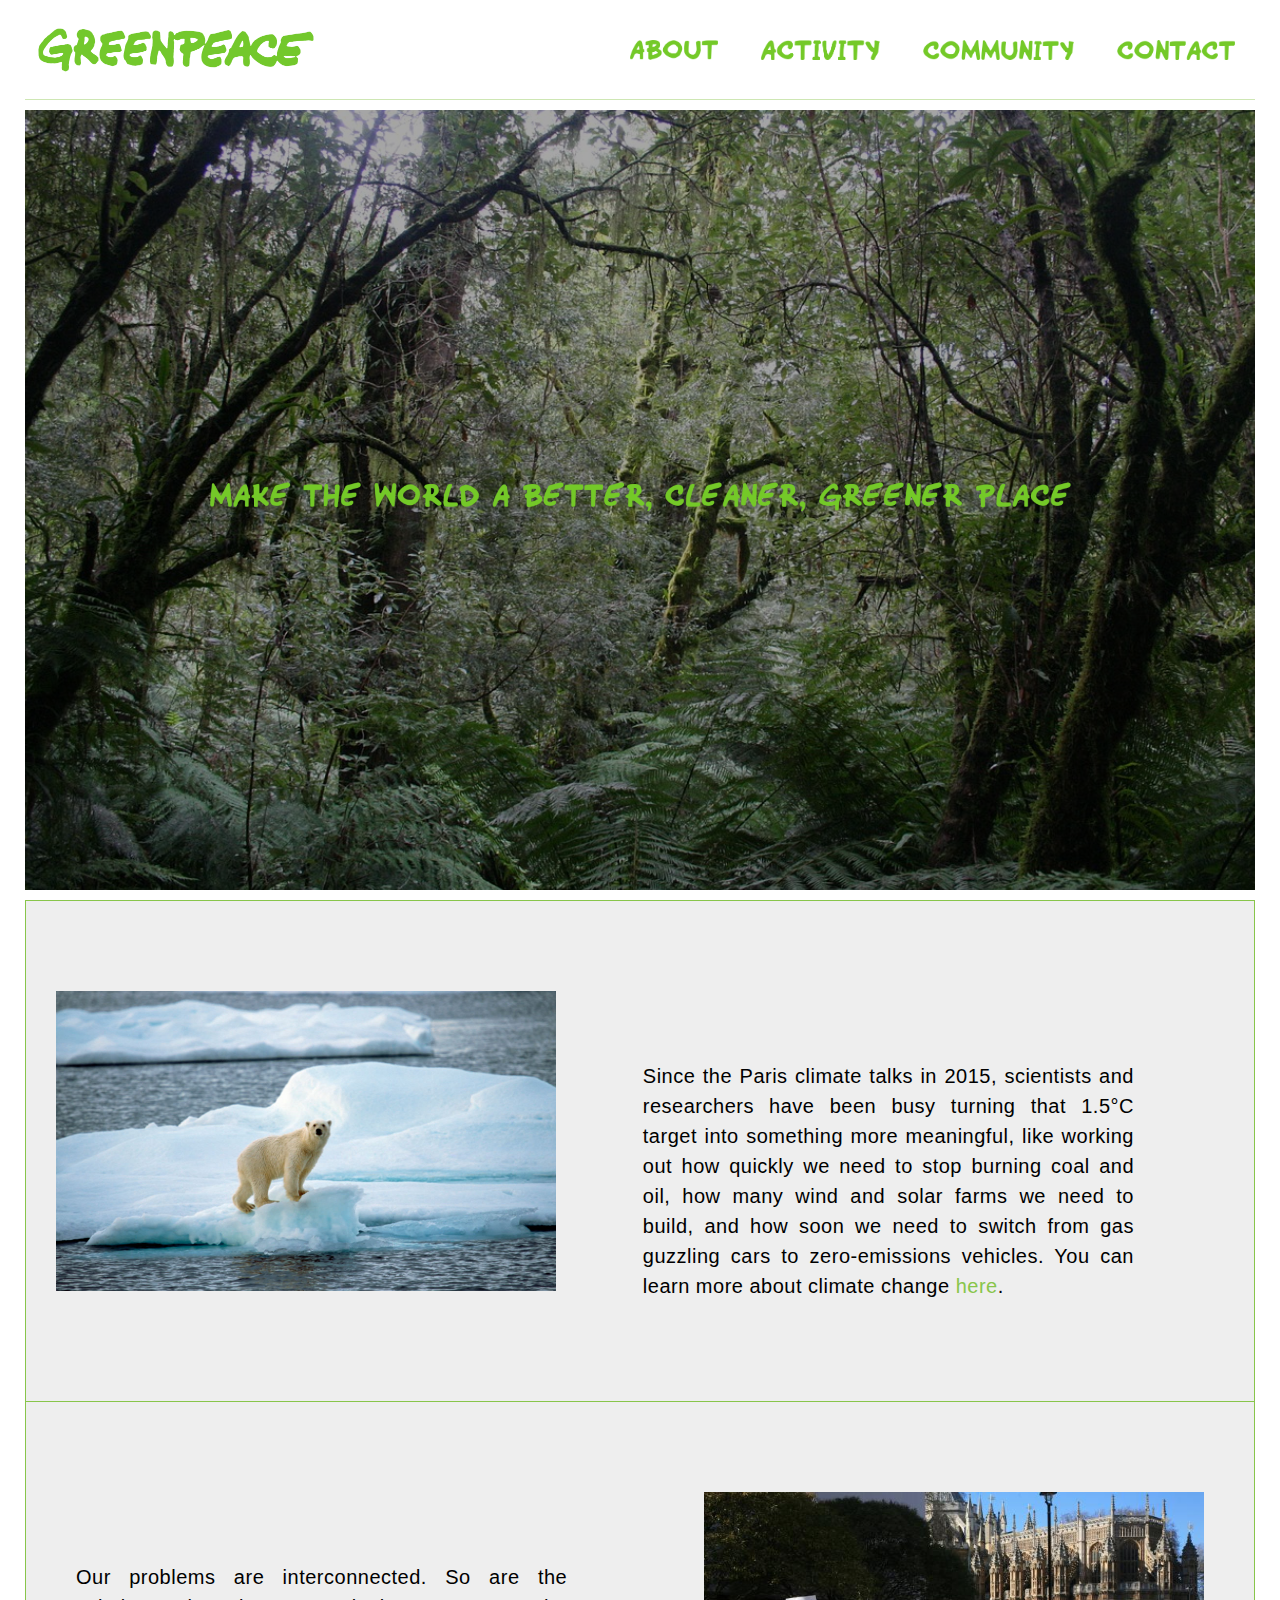
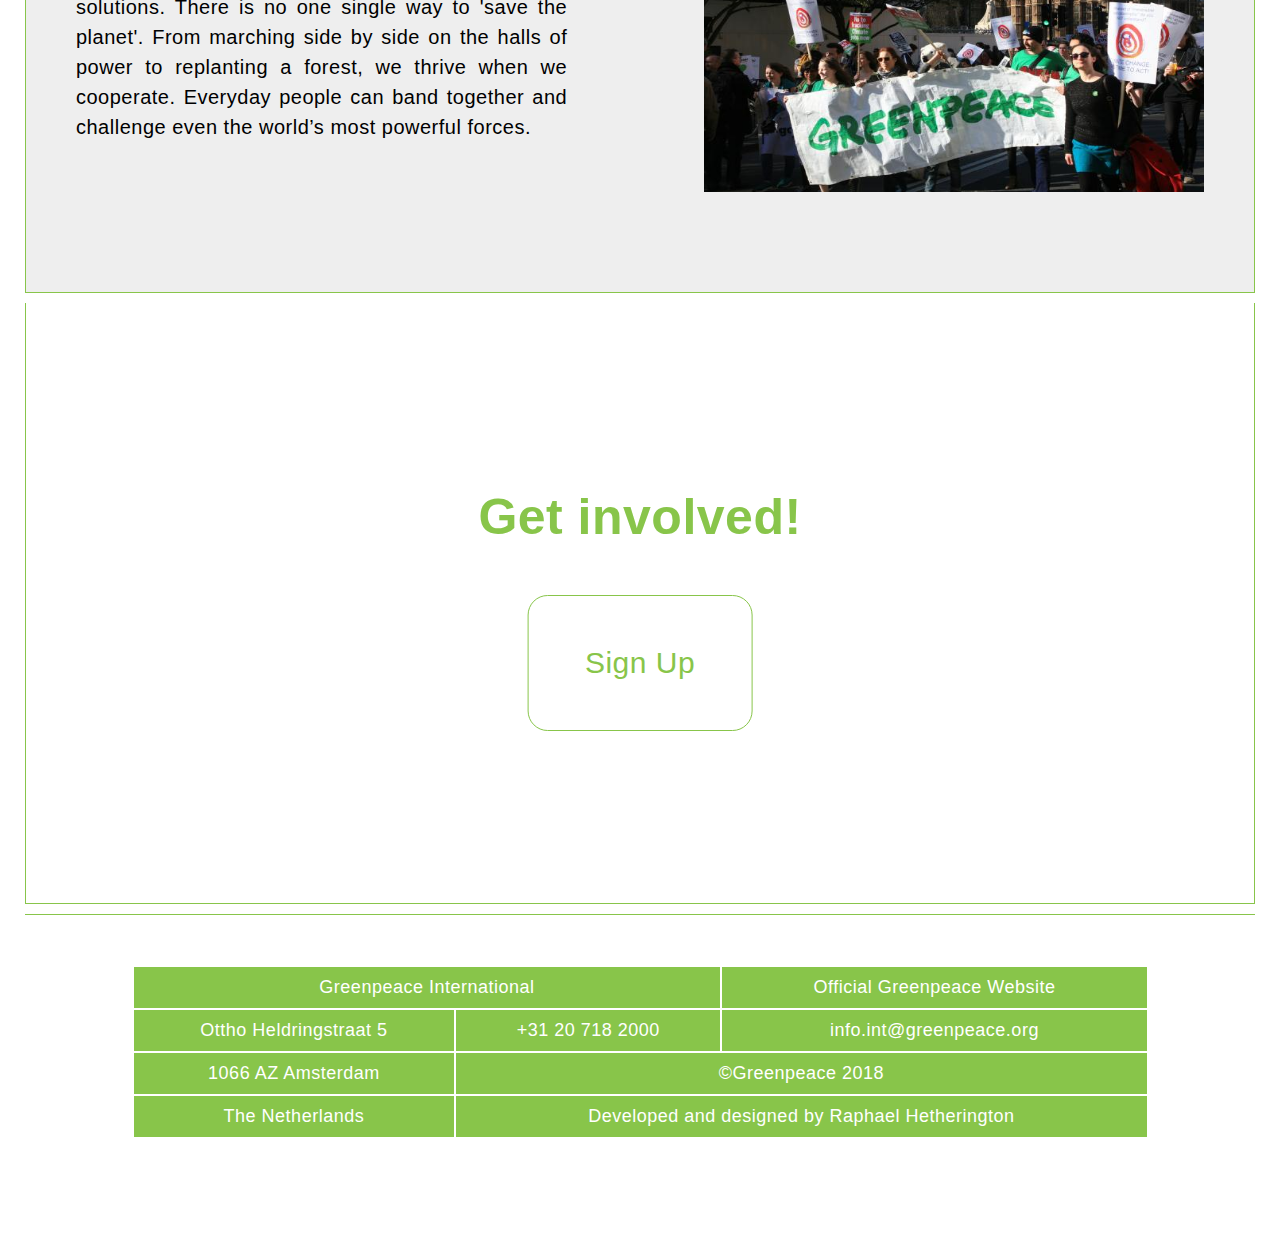
<file: index.html>
<!DOCTYPE html>
<html lang="en">

<head>
    <meta charset="UTF-8">
    <meta name="viewport" content="width=device-width, initial-scale=1.0">
    <meta http-equiv="X-UA-Compatible" content="ie=edge">
    <link rel="stylesheet" href="style.css">
    <link rel="apple-touch-icon" sizes="57x57" href="favicon/apple-icon-57x57.png">
    <link rel="apple-touch-icon" sizes="60x60" href="favicon/apple-icon-60x60.png">
    <link rel="apple-touch-icon" sizes="72x72" href="favicon/apple-icon-72x72.png">
    <link rel="apple-touch-icon" sizes="76x76" href="favicon/apple-icon-76x76.png">
    <link rel="apple-touch-icon" sizes="114x114" href="favicon/apple-icon-114x114.png">
    <link rel="apple-touch-icon" sizes="120x120" href="favicon/apple-icon-120x120.png">
    <link rel="apple-touch-icon" sizes="144x144" href="favicon/apple-icon-144x144.png">
    <link rel="apple-touch-icon" sizes="152x152" href="favicon/apple-icon-152x152.png">
    <link rel="apple-touch-icon" sizes="180x180" href="favicon/apple-icon-180x180.png">
    <link rel="icon" type="image/png" sizes="192x192" href="favicon/android-icon-192x192.png">
    <link rel="icon" type="image/png" sizes="32x32" href="favicon/favicon-32x32.png">
    <link rel="icon" type="image/png" sizes="96x96" href="favicon/favicon-96x96.png">
    <link rel="icon" type="image/png" sizes="16x16" href="favicon/favicon-16x16.png">
    <link rel="manifest" href="favicon/manifest.json">
    <meta name="msapplication-TileColor" content="#ffffff">
    <meta name="msapplication-TileImage" content="favicon/ms-icon-144x144.png">
    <meta name="theme-color" content="#ffffff">
    <title>Greenpeace</title>
</head>

<body>
    <!-- Assets on this website have been taken from  https://www.greenpeace.org/international/. I have no rights to these assets and they are used here for demonstration purposes only -->
    <div class="container">
        <label class="menu-button" for="menu-toggle"></label>

        <input type="checkbox" name="" id="menu-toggle">
        <div class="large-overlay">
            <div class="overlay-nav-container">
                <ul class="nav-list-overlay">
                    <a class="nav-list-link-large" href="./views/about.html">
                        <li class="nav-list-item-large">
                            <img class="nav-list-link-large-image" src="./img/about.png" alt="">
                        </li>
                    </a>
                    <a class="nav-list-link-large" href="./views/activity.html">
                        <li class="nav-list-item-large">
                            <img class="nav-list-link-large-image" src="./img/activity.png" alt="">
                        </li>
                    </a>
                    <a class="nav-list-link-large" href="./views/community.html">
                        <li class="nav-list-item-large">
                            <img class="nav-list-link-large-image" src="./img/community.png" alt="">
                        </li>
                    </a>
                    <a class="nav-list-link-large" href="./views/contact.html">
                        <li class="nav-list-item-large">
                            <img class="nav-list-link-large-image" src="./img/contact.png" alt="">
                        </li>
                    </a>
                </ul>
            </div>

        </div>

        <div class="menu-span span1"></div>
        <div class="menu-span span2"></div>
        <div class="menu-span span3"></div>



        <div class="inner">
            <div class="row">
                <div class="header header-up">
                    <div class="header-container">
                        <div class="header-logo-box">
                            <a class="logo-link" href="#"><img src="./img/greenpeace-logo.png" alt="greenpeace-logo"
                                    class="logo"></a>
                        </div>
                        <div class="header-nav-box">
                            <div class="nav-container">
                                <ul class="nav-list">
                                    <a class="nav-list-link" href="./views/about.html">
                                        <li class="nav-list-item">
                                            <img class="nav-list-link-image" src="./img/about.png" alt="">
                                        </li>
                                    </a>
                                    <a class="nav-list-link" href="./views/activity.html">
                                        <li class="nav-list-item">
                                            <img class="nav-list-link-image" src="./img/activity.png" alt="">
                                        </li>
                                    </a>
                                    <a class="nav-list-link" href="./views/community.html">
                                        <li class="nav-list-item">
                                            <img class="nav-list-link-image" src="./img/community.png" alt="">
                                        </li>
                                    </a>
                                    <a class="nav-list-link" href="./views/contact.html">
                                        <li class="nav-list-item">
                                            <img class="nav-list-link-image" src="./img/contact.png" alt="">
                                        </li>
                                    </a>
                                </ul>
                            </div>
                        </div>

                    </div>
                </div>
                <div class="header-whitespace header-up"></div>
            </div>
            <div class="row">
                <section class="jumbo-image">
                    <div class="jumbo-image-container">
                        <div class="jumbo-main-text">
                            <p class="main-text-image-replace">
                                Make the world a greener place
                            </p>
                            <!-- I used https://fontmeme.com/greenpeace-font/ to generate this text -->
                            <img class="main-text-image" src="./img/main-text.png" alt="Make the world a better, cleaner, greener place">
                        </div>
                    </div>
                </section>
            </div>
            <div class="row">
                <div class="text-and-image">
                    <img src="img/polarbear.jpg" alt="car emissions" class="cars-image">
                    <p class="cars-image-text">Since the Paris climate talks in 2015, scientists and researchers have
                        been busy turning that 1.5°C target into something more meaningful, like working out how
                        quickly we need to stop burning coal and oil, how many wind and solar farms we need to build,
                        and how soon we need to switch from gas guzzling cars to zero-emissions vehicles. You can learn more about climate change <a class="special-link" href="https://climate.nasa.gov/evidence/">here</a>.</p>
                </div>
                <div class="text-and-image2">
                    <p class="forest-image-text">Our problems are interconnected. So are the solutions. There is no one
                        single way to 'save the planet'. From marching side by side on the halls of power to replanting
                        a forest, we thrive when we cooperate. Everyday people can band together and challenge even the
                        world’s most powerful forces.</p>
                    <img src="img/activists.jpg" alt="deforestation" class="forest-image">
                </div>
            </div>
            <div class="row">
                <div class="join-up-now">

                    <h1 class="call-to-action">Get involved!</h1>
                    <a href="./views/contact.html" class="sign-up">Sign Up</a>


                </div>
            </div>
        </div>
        <div class="row">
            <footer>
                <table class="footer-table">
                    <tr>
                        <th colspan="2">Greenpeace International</th>
                        <td><a href="https://www.greenpeace.org/international/">Official Greenpeace Website</a></td>
                    </tr>
                    <tr>
                        <td>Ottho Heldringstraat 5</td>
                        <td>+31 20 718 2000</td>
                        <td>info.int@greenpeace.org</td>
                    </tr>
                    <tr>
                        <td>1066 AZ Amsterdam</td>
                        <th colspan="2">&copy;Greenpeace 2018</th>
                    </tr>
                    <tr>
                        <td>The Netherlands</td>
                        <th colspan="2">Developed and designed by Raphael Hetherington</th>
                    </tr>
                </table>
            </footer>
        </div>
    </div>
</body>

</html>
</file>
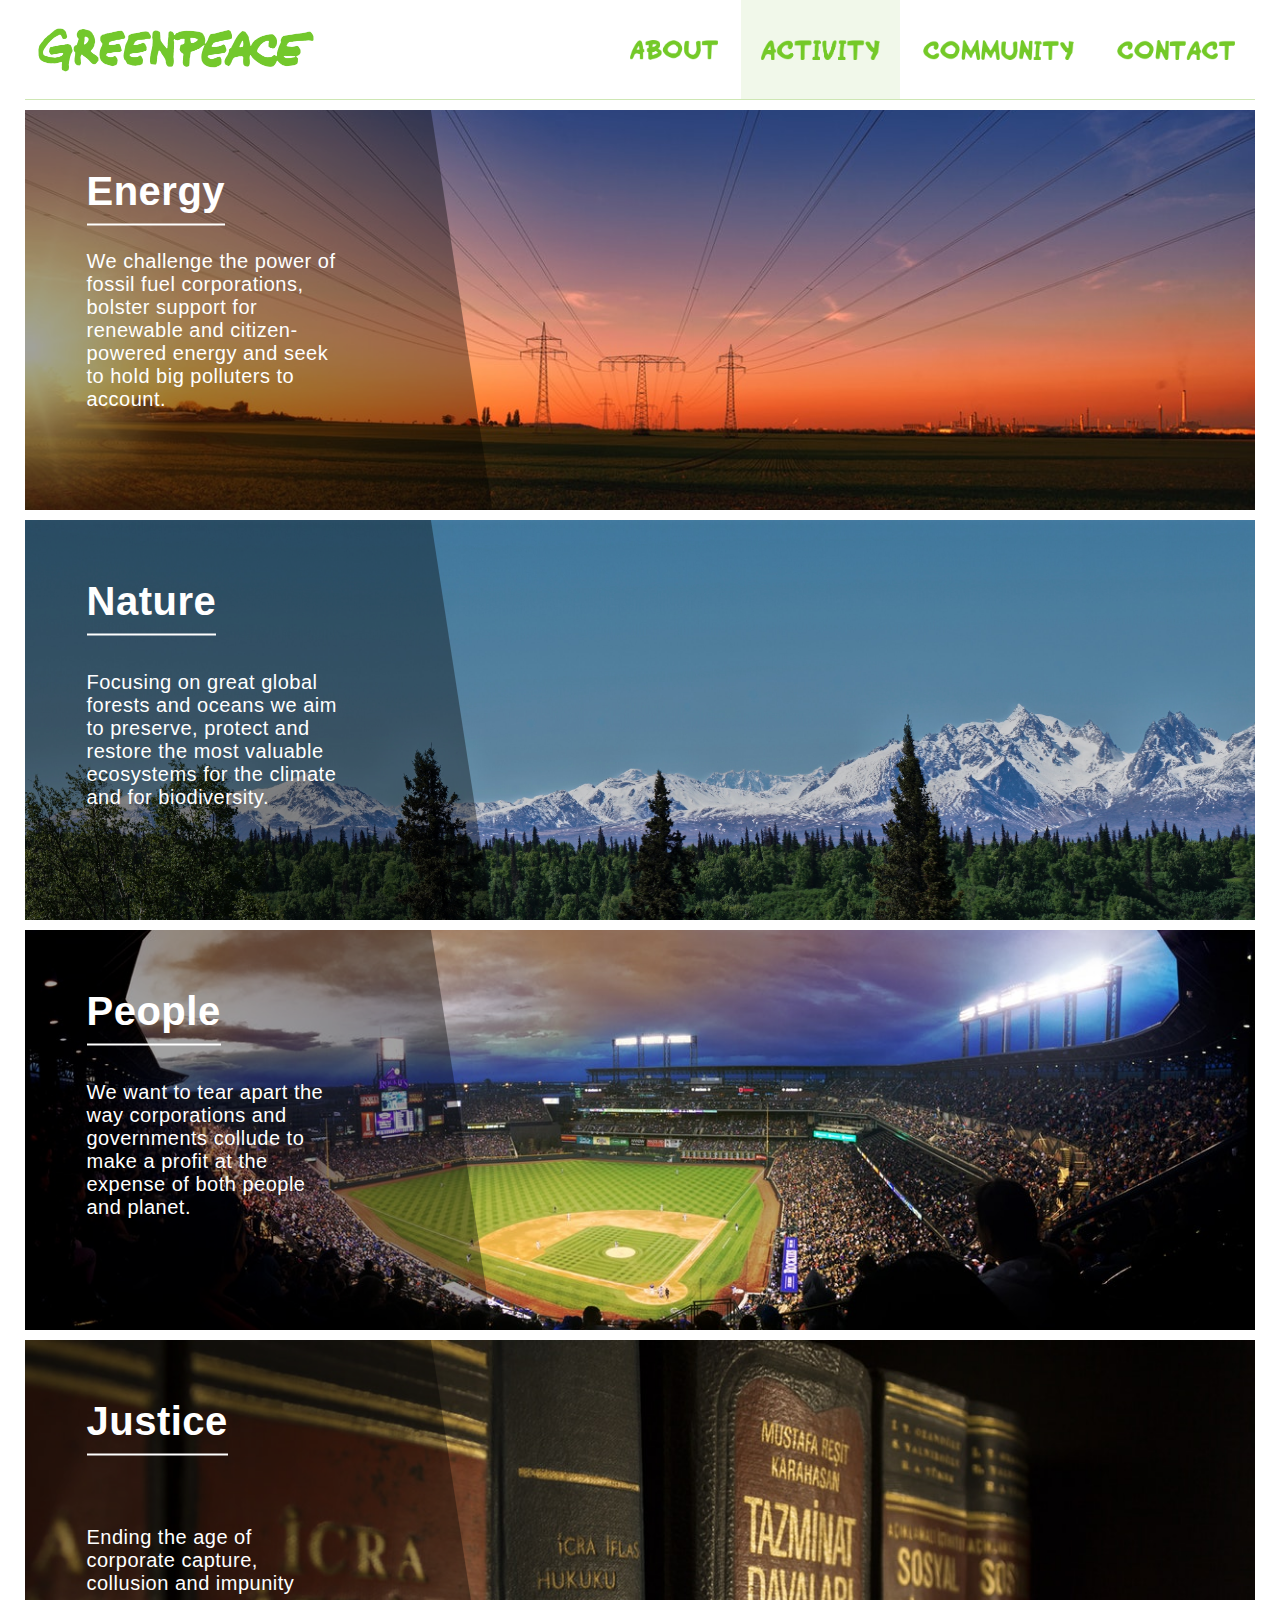
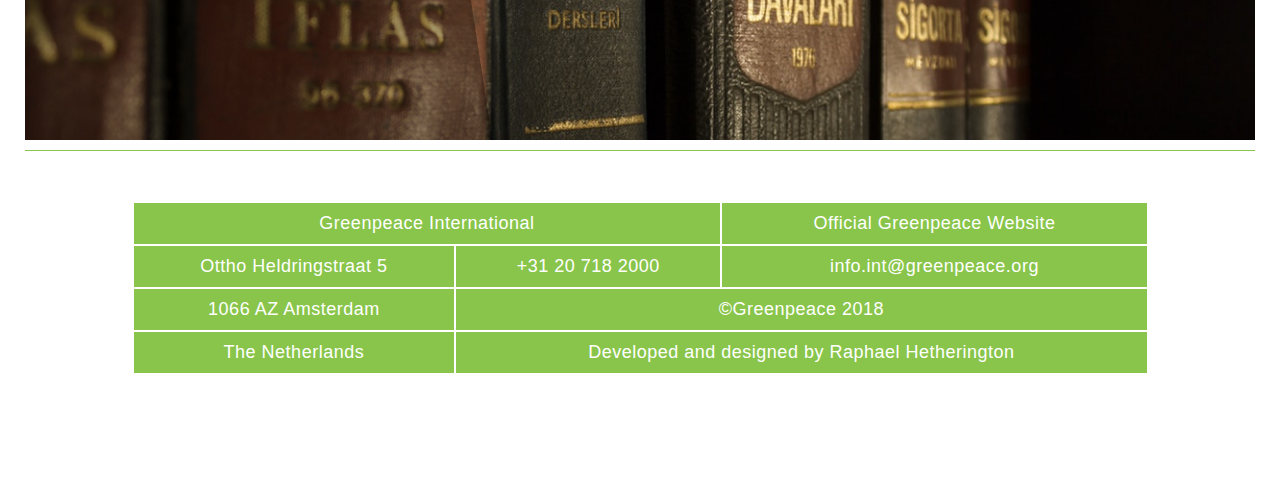
<file: views/activity.html>
<!DOCTYPE html>
<html lang="en">

<head>
    <meta charset="UTF-8">
    <meta name="viewport" content="width=device-width, initial-scale=1.0">
    <meta http-equiv="X-UA-Compatible" content="ie=edge">
    <link rel="stylesheet" href="../style.css">
    <link rel="apple-touch-icon" sizes="57x57" href="../favicon/apple-icon-57x57.png">
    <link rel="apple-touch-icon" sizes="60x60" href="../favicon/apple-icon-60x60.png">
    <link rel="apple-touch-icon" sizes="72x72" href="../favicon/apple-icon-72x72.png">
    <link rel="apple-touch-icon" sizes="76x76" href="../favicon/apple-icon-76x76.png">
    <link rel="apple-touch-icon" sizes="114x114" href="../favicon/apple-icon-114x114.png">
    <link rel="apple-touch-icon" sizes="120x120" href="../favicon/apple-icon-120x120.png">
    <link rel="apple-touch-icon" sizes="144x144" href="../favicon/apple-icon-144x144.png">
    <link rel="apple-touch-icon" sizes="152x152" href="../favicon/apple-icon-152x152.png">
    <link rel="apple-touch-icon" sizes="180x180" href="../favicon/apple-icon-180x180.png">
    <link rel="icon" type="image/png" sizes="192x192"  href="../favicon/android-icon-192x192.png">
    <link rel="icon" type="image/png" sizes="32x32" href="../favicon/favicon-32x32.png">
    <link rel="icon" type="image/png" sizes="96x96" href="../favicon/favicon-96x96.png">
    <link rel="icon" type="image/png" sizes="16x16" href="../favicon/favicon-16x16.png">
    <link rel="manifest" href="../favicon/manifest.json">
    <meta name="msapplication-TileColor" content="#ffffff">
    <meta name="msapplication-TileImage" content="../favicon/ms-icon-144x144.png">
    <meta name="theme-color" content="#ffffff">
    <title>Greenpeace</title>
</head>

<body>
    <!-- general layout based on the one suggested by Matthew James Taylor: https://matthewjamestaylor.com/bottom-footer -->
    
    <div class="container">
        <label class="menu-button"for="menu-toggle"></label>
        <input type="checkbox" id="menu-toggle">
        <div class="large-overlay">
            <div class="overlay-nav-container">
                <ul class="nav-list-overlay">
                    <a class="nav-list-link-large" href="about.html">
                        <li class="nav-list-item-large">
                            <img class="nav-list-link-large-image" src="../img/about.png"
                            alt="">
                        </li>
                    </a>
                    <a class="nav-list-link-large" href="activity.html">
                        <li class="nav-list-item-large">
                            <img class="nav-list-link-large-image" src="../img/activity.png"
                            alt="">
                        </li>
                    </a>
                    <a class="nav-list-link-large" href="community.html">
                        <li class="nav-list-item-large">
                            <img class="nav-list-link-large-image" src="../img/community.png"
                            alt="">
                        </li>
                    </a>
                    <a class="nav-list-link-large" href="contact.html">
                        <li class="nav-list-item-large">
                            <img class="nav-list-link-large-image" src="../img/contact.png"
                            alt="">
                        </li>
                    </a>
                </ul>
            </div>
            
        </div>
        <div class="menu-span span1"></div>
        <div class="menu-span span2"></div>
        <div class="menu-span span3"></div>
        <div class="inner">
            <div class="row">
                <div class="header">
                    <div class="header-container">
                        <div class="header-logo-box">
                            <a href="../index.html"><img src="../img/greenpeace-logo.png" alt="greenpeace-logo" class="logo"></a>
                        </div>
                        <div class="header-nav-box">
                            <div class="nav-container">
                                <ul class="nav-list">
                                    <a class="nav-list-link" href="./about.html">
                                        <li class="nav-list-item"><img class="nav-list-link-image" src="../img/about.png" alt="">
                                        </li>
                                    </a>
                                    <a class="nav-list-link" href="./activity.html">
                                        <li class="nav-list-item active"><img class="nav-list-link-image" src="../img/activity.png" alt="">
                                        </li>
                                    </a>
                                    <a class="nav-list-link" href="./community.html">
                                        <li class="nav-list-item"><img class="nav-list-link-image" src="../img/community.png" alt="">
                                        </li>
                                    </a>
                                    <a class="nav-list-link" href="./contact.html">
                                        <li class="nav-list-item"><img class="nav-list-link-image" src="../img/contact.png" alt="">
                                        </li>
                                    </a>
                                </ul>
                            </div>
                        </div>
                    </div>
                </div>
                <div class="header-whitespace"></div>
            </div>
            <div class="row white">
                <div class="main-box">
                    <div class="main-box__row" id="energy">
                        <div class="left-side">
                            <h1 class="left-side__header">Energy</h1>
                            <div class="left-side__inner">
                                <p class="left-side__subheader">We challenge the power of fossil fuel corporations,
                                    bolster support for renewable and citizen-powered energy and seek to hold big
                                    polluters to account.
                                </p>
                            </div>
                        </div>
                        <div class="right-side">
                            <div class="right-side__inner">
                                <p>Fossil fuel companies will fight tooth and nail to keep us locked to the path that
                                    gives them a few more years of profit - the path that sends us careening off a
                                    cliff. We must fight equally hard - harder - to grab the opportunity to take
                                    control of our own destiny. It may be our last chance.
                                </p>
                            </div>
                        </div>
                    </div>
                    <div class="main-box__row" id="nature">
                        <div class="left-side">
                            <h1 class="left-side__header">Nature</h1>
                            <div class="left-side__inner">
                                <p class="left-side__subheader">Focusing on great global forests and oceans we aim to
                                    preserve, protect and restore the most valuable ecosystems for the climate and for
                                    biodiversity.
                                </p>
                            </div>
                        </div>
                        <div class="right-side">
                            <div class="right-side__inner">
                                <p>We need a world where oceans and forests are protected and are allowed to flourish.
                                    We need a new story to emerge, one that places the entire Earth’s ability to thrive
                                    above the greed of a few.
                                </p>
                            </div>
                        </div>
                    </div>
                    <div class="main-box__row" id="people">
                        <div class="left-side">
                            <h1 class="left-side__header">People</h1>
                            <div class="left-side__inner">
                                <p class="left-side__subheader">We want to tear apart the way corporations and
                                    governments
                                    collude to make a profit at the expense of both people and planet.
                                </p>
                            </div>
                            
                        </div>
                        <div class="right-side">
                            <div class="right-side__inner">
                                <p>This is where you come in. If you want a green and just world, we’ll march alongside
                                    you. If you’ve got ideas for how to get there, we want to learn from you. Let’s
                                    dream together, plan together and act together.
                                </p>
                            </div>
                        </div>
                    </div>
                    <div class="main-box__row" id="justice">
                        <div class="left-side">
                            <h1 class="left-side__header">Justice</h1>
                            <div class="left-side__inner">
                                <p class="left-side__subheader">Ending the age of corporate capture, collusion and
                                    impunity
                                </p>
                            </div>
                        </div>
                        <div class="right-side">
                            <div class="right-side__inner">
                                <p>We’ve stopped environmental crimes in the past and held companies to account. And
                                    our power is growing.
                                    More and more people are saying ‘no’ to trashing the oceans, forests and climate -
                                    and standing up to protect our air, land and water from pollution.
                                </p>
                            </div>
                        </div>
                    </div>
                </div>
            </div>
        </div>
        <div class="row">
                <footer>
                        <table class="footer-table">
                            <tr>
                                <th colspan="2">Greenpeace International</th>
                                <td><a href="https://www.greenpeace.org/international/">Official Greenpeace Website</a></td>
                            </tr>
                            <tr>
                                <td>Ottho Heldringstraat 5</td>
                                <td>+31 20 718 2000</td>
                                <td>info.int@greenpeace.org</td>
                            </tr>
                            <tr>
                                <td>1066 AZ Amsterdam</td>
                                <th colspan="2">&copy;Greenpeace 2018</th>
                            </tr>
                            <tr>
                                <td>The Netherlands</td>
                                <th colspan="2">Developed and designed by Raphael Hetherington</th>
                            </tr>
                        </table>
                    </footer>
        </div>
    </div>
</body>

</html>
</file>
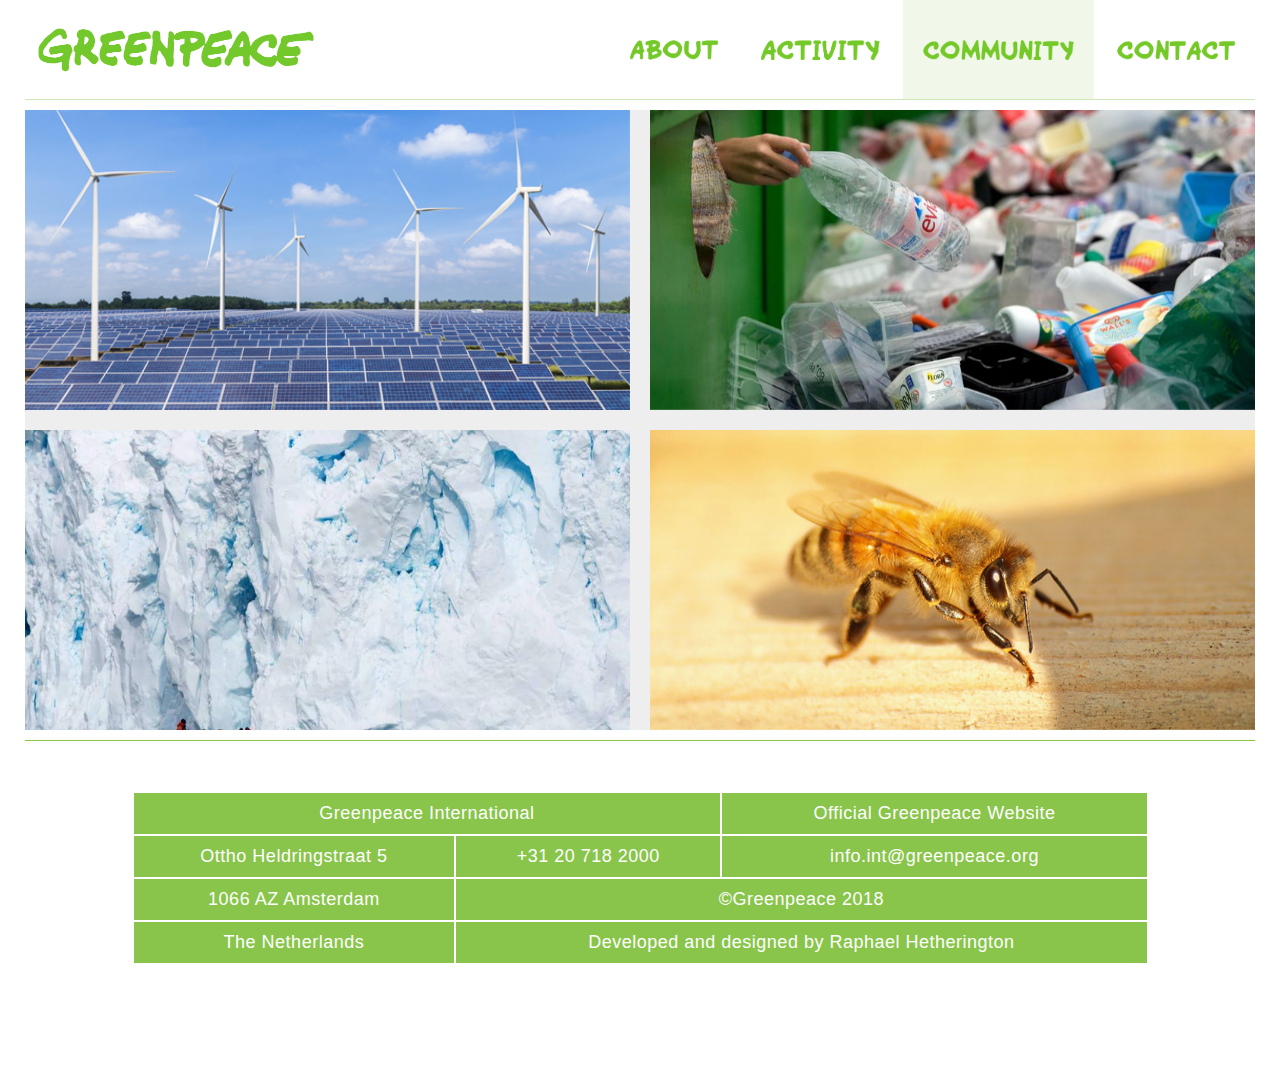
<file: views/community.html>
<!DOCTYPE html>
<html lang="en">

<head>
    <meta charset="UTF-8">
    <meta name="viewport" content="width=device-width, initial-scale=1.0">
    <meta http-equiv="X-UA-Compatible" content="ie=edge">
    <link rel="stylesheet" href="../style.css">
    <link rel="apple-touch-icon" sizes="57x57" href="../favicon/apple-icon-57x57.png">
    <link rel="apple-touch-icon" sizes="60x60" href="../favicon/apple-icon-60x60.png">
    <link rel="apple-touch-icon" sizes="72x72" href="../favicon/apple-icon-72x72.png">
    <link rel="apple-touch-icon" sizes="76x76" href="../favicon/apple-icon-76x76.png">
    <link rel="apple-touch-icon" sizes="114x114" href="../favicon/apple-icon-114x114.png">
    <link rel="apple-touch-icon" sizes="120x120" href="../favicon/apple-icon-120x120.png">
    <link rel="apple-touch-icon" sizes="144x144" href="../favicon/apple-icon-144x144.png">
    <link rel="apple-touch-icon" sizes="152x152" href="../favicon/apple-icon-152x152.png">
    <link rel="apple-touch-icon" sizes="180x180" href="../favicon/apple-icon-180x180.png">
    <link rel="icon" type="image/png" sizes="192x192" href="../favicon/android-icon-192x192.png">
    <link rel="icon" type="image/png" sizes="32x32" href="../favicon/favicon-32x32.png">
    <link rel="icon" type="image/png" sizes="96x96" href="../favicon/favicon-96x96.png">
    <link rel="icon" type="image/png" sizes="16x16" href="../favicon/favicon-16x16.png">
    <link rel="manifest" href="../favicon/manifest.json">
    <meta name="msapplication-TileColor" content="#ffffff">
    <meta name="msapplication-TileImage" content="../favicon/ms-icon-144x144.png">
    <meta name="theme-color" content="#ffffff">
    <title>Greenpeace</title>
</head>

<body>
    <!-- general layout based on the one suggested by Matthew James Taylor: https://matthewjamestaylor.com/bottom-footer -->

    <div class="container">
        <label class="menu-button" for="menu-toggle"></label>
        <input type="checkbox" name="" id="menu-toggle">
        <div class="large-overlay">
            <div class="overlay-nav-container">
                <ul class="nav-list-overlay">
                    <a class="nav-list-link-large" href="about.html">
                        <li class="nav-list-item-large">
                            <img class="nav-list-link-large-image" src="../img/about.png" alt="">
                        </li>
                    </a>
                    <a class="nav-list-link-large" href="activity.html">
                        <li class="nav-list-item-large">
                            <img class="nav-list-link-large-image" src="../img/activity.png" alt="">
                        </li>
                    </a>
                    <a class="nav-list-link-large" href="community.html">
                        <li class="nav-list-item-large">
                            <img class="nav-list-link-large-image" src="../img/community.png" alt="">
                        </li>
                    </a>
                    <a class="nav-list-link-large" href="contact.html">
                        <li class="nav-list-item-large">
                            <img class="nav-list-link-large-image" src="../img/contact.png" alt="">
                        </li>
                    </a>
                </ul>
            </div>

        </div>
        <div class="menu-span span1"></div>
        <div class="menu-span span2"></div>
        <div class="menu-span span3"></div>
        <div class="inner">
            <div class="row">
                <div class="header">
                    <div class="header-container">
                        <div class="header-logo-box">
                            <a href="../index.html"><img src="../img/greenpeace-logo.png" alt="greenpeace-logo" class="logo"></a>
                        </div>
                        <div class="header-nav-box">
                            <div class="nav-container">
                                <ul class="nav-list">
                                    <a class="nav-list-link" href="./about.html">
                                        <li class="nav-list-item"><img class="nav-list-link-image" src="../img/about.png"
                                                alt=""></li>
                                    </a>
                                    <a class="nav-list-link" href="./activity.html">
                                        <li class="nav-list-item"><img class="nav-list-link-image" src="../img/activity.png"
                                                alt=""></li>
                                    </a>
                                    <a class="nav-list-link" href="./community.html">
                                        <li class="nav-list-item active"><img class="nav-list-link-image" src="../img/community.png"
                                                alt=""></li>
                                    </a>
                                    <a class="nav-list-link" href="./contact.html">
                                        <li class="nav-list-item"><img class="nav-list-link-image" src="../img/contact.png"
                                                alt=""></li>
                                    </a>
                                </ul>
                            </div>
                        </div>
                    </div>
                </div>
                <div class="header-whitespace"></div>
            </div>
        </div>
        <div class="row">
            <div class="main-community">
                <label for="renew-check">
                    <input class="checker" type="checkbox" name="comradio" id="renew-check">
                    <div class="card-holder">
                        <div class="card front renewables">
                            <div class="front-inner">
                                <h1>Renewables</h1>
                            </div>
                        </div>
                        <div class="card back">
                            <div class="back-inner">
                                <p>Break Free is about ending the age of fossil fuels and building the new age of
                                    sustainable renewable energy. Since 2016, it has been a people-centered movement
                                    that is powered by mobilisation, civil disobedience, and creative confrontation to
                                    drive change. At the heart of Break Free are the individuals, families, and
                                    communities harmed by the pollutants from coal power plant smoke stacks, the people
                                    who have felt first-hand the impacts of extreme flooding and storms caused by
                                    climate change, or the communities that have been marginalized and displaced
                                    because of fossil fuel projects.</p>
                            </div>
                        </div>

                    </div>
                </label>
                <label for="plas-check">
                    <input class="checker" type="checkbox" name="comradio" id="plas-check">
                    <div class="card-holder">
                        <div class="card front plastics">
                            <div class="front-inner">
                                <h1>Plastics</h1>
                            </div>
                        </div>
                        <div class="card back">
                            <div class="back-inner">
                                <p>We are calling on people around the world to create a “Million Acts of Blue” —
                                    actions to push retailers, corporations and businesses to reduce single-use
                                    plastic. It is going to take commitments both large and small to tackle the scale
                                    of the current plastic pollution crisis, and we all have a role to play. Every
                                    action to reduce single-use plastics sends a message to the industry that it’s time
                                    to change. We can no longer allow products that are used for a few seconds to
                                    pollute our planet for a lifetime.</p>
                            </div>
                        </div>
                    </div>
                </label>
                <label for="antar-check">
                    <input class="checker" type="checkbox" name="comradio" id="antar-check">
                    <div class="card-holder">
                        <div class="card front antarctic">
                            <div class="front-inner">
                                <h1>Antarctic Sanctuaries</h1>
                            </div>

                        </div>
                        <div class="card back">
                            <div class="back-inner">
                                <p>From the biggest animal ever to exist - the Blue whale - to the smallest fish, life
                                    in the Antarctic relies on tiny shrimp-like creatures called krill, no bigger than
                                    your little finger. A healthy population of krill means a healthy ecosystem. But
                                    these krill are being sucked up in vast quantities by industrial fishing companies,
                                    which could seriously impact life in the Antarctic.</p>
                            </div>
                        </div>

                    </div>
                </label>
                <label for="bee-check">
                    <input class="checker" type="checkbox" name="comradio" id="bee-check">
                    <div class="card-holder">
                        <div class="card front bees">
                            <div class="front-inner">
                                <h1>Save the bees</h1>
                            </div>
                        </div>
                        <div class="card back">
                            <div class="back-inner">
                                <p>Believe it or not, you have a bee to thank for one in every three bites of food you
                                    eat. Honeybees perform about 80% of all pollination, and a single bee colony can
                                    pollinate 300 million flowers each day, making them essential to farmers. But a
                                    deadly mix of pesticides, parasites, and climate change have put bee populations in
                                    crisis around the world.</p>
                            </div>
                        </div>

                    </div>
                </label>
            </div>
        </div>
        <div class="row">
            <footer>
                <table class="footer-table">
                    <tr>
                        <th colspan="2">Greenpeace International</th>
                        <td><a href="https://www.greenpeace.org/international/">Official Greenpeace Website</a></td>
                    </tr>
                    <tr>
                        <td>Ottho Heldringstraat 5</td>
                        <td>+31 20 718 2000</td>
                        <td>info.int@greenpeace.org</td>
                    </tr>
                    <tr>
                        <td>1066 AZ Amsterdam</td>
                        <th colspan="2">&copy;Greenpeace 2018</th>
                    </tr>
                    <tr>
                        <td>The Netherlands</td>
                        <th colspan="2">Developed and designed by Raphael Hetherington</th>
                    </tr>
                </table>
            </footer>
        </div>
    </div>
</body>

</html>
</file>
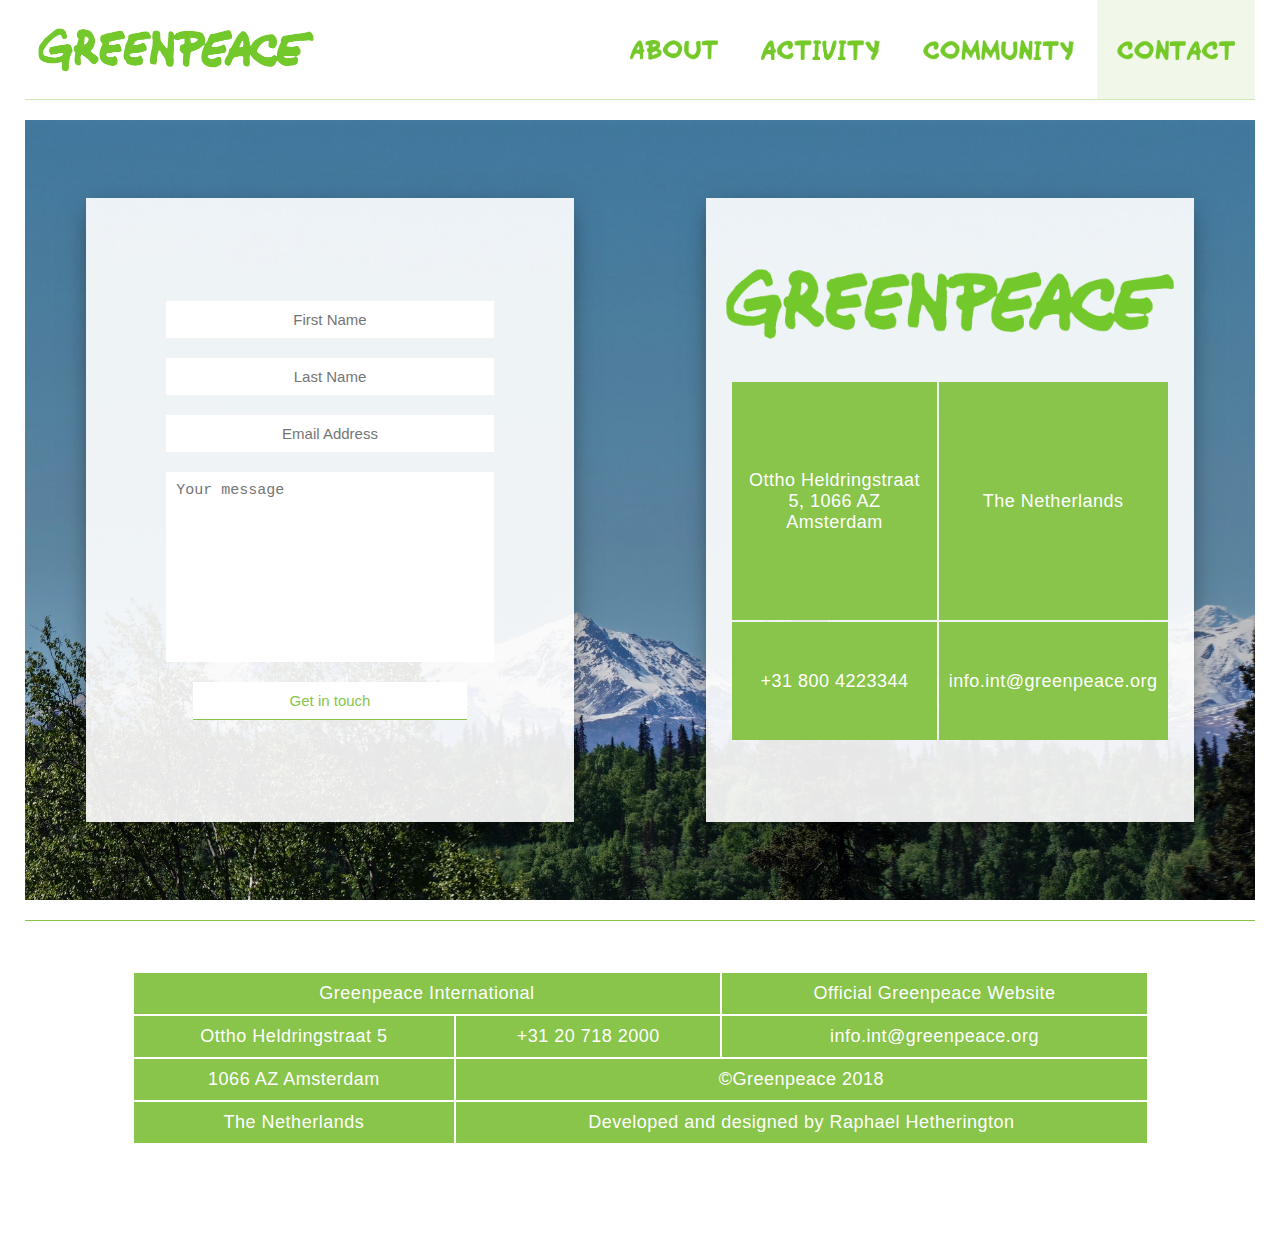
<file: views/contact.html>
<!DOCTYPE html>
<html lang="en">

<head>
    <meta charset="UTF-8">
    <meta name="viewport" content="width=device-width, initial-scale=1.0">
    <meta http-equiv="X-UA-Compatible" content="ie=edge">
    <link rel="stylesheet" href="../style.css">
    <link rel="apple-touch-icon" sizes="57x57" href="../favicon/apple-icon-57x57.png">
    <link rel="apple-touch-icon" sizes="60x60" href="../favicon/apple-icon-60x60.png">
    <link rel="apple-touch-icon" sizes="72x72" href="../favicon/apple-icon-72x72.png">
    <link rel="apple-touch-icon" sizes="76x76" href="../favicon/apple-icon-76x76.png">
    <link rel="apple-touch-icon" sizes="114x114" href="../favicon/apple-icon-114x114.png">
    <link rel="apple-touch-icon" sizes="120x120" href="../favicon/apple-icon-120x120.png">
    <link rel="apple-touch-icon" sizes="144x144" href="../favicon/apple-icon-144x144.png">
    <link rel="apple-touch-icon" sizes="152x152" href="../favicon/apple-icon-152x152.png">
    <link rel="apple-touch-icon" sizes="180x180" href="../favicon/apple-icon-180x180.png">
    <link rel="icon" type="image/png" sizes="192x192" href="../favicon/android-icon-192x192.png">
    <link rel="icon" type="image/png" sizes="32x32" href="../favicon/favicon-32x32.png">
    <link rel="icon" type="image/png" sizes="96x96" href="../favicon/favicon-96x96.png">
    <link rel="icon" type="image/png" sizes="16x16" href="../favicon/favicon-16x16.png">
    <link rel="manifest" href="../favicon/manifest.json">
    <meta name="msapplication-TileColor" content="#ffffff">
    <meta name="msapplication-TileImage" content="../favicon/ms-icon-144x144.png">
    <meta name="theme-color" content="#ffffff">
    <title>Greenpeace</title>
</head>

<body>
    <!-- general layout based on the one suggested by Matthew James Taylor: https://matthewjamestaylor.com/bottom-footer -->
    <div class="container">
        <label class="menu-button" for="menu-toggle"></label>
        <input type="checkbox" name="" id="menu-toggle">
        <div class="large-overlay">
            <div class="overlay-nav-container">
                <ul class="nav-list-overlay">
                    <a class="nav-list-link-large" href="about.html">
                        <li class="nav-list-item-large">
                            <img class="nav-list-link-large-image" src="../img/about.png" alt="">
                        </li>
                    </a>
                    <a class="nav-list-link-large" href="activity.html">
                        <li class="nav-list-item-large">
                            <img class="nav-list-link-large-image" src="../img/activity.png" alt="">
                        </li>
                    </a>
                    <a class="nav-list-link-large" href="community.html">
                        <li class="nav-list-item-large">
                            <img class="nav-list-link-large-image" src="../img/community.png" alt="">
                        </li>
                    </a>
                    <a class="nav-list-link-large" href="contact.html">
                        <li class="nav-list-item-large">
                            <img class="nav-list-link-large-image" src="../img/contact.png" alt="">
                        </li>
                    </a>
                </ul>
            </div>

        </div>
        <div class="menu-span span1"></div>
        <div class="menu-span span2"></div>
        <div class="menu-span span3"></div>
        <div class="inner">
            <div class="row">
                <div class="header">
                    <div class="header-container">
                        <div class="header-logo-box">
                            <a href="../index.html"><img src="../img/greenpeace-logo.png" alt="greenpeace-logo" class="logo"></a>
                        </div>
                        <div class="header-nav-box">
                            <div class="nav-container">
                                <ul class="nav-list">
                                    <a class="nav-list-link" href="./about.html">
                                        <li class="nav-list-item"><img class="nav-list-link-image" src="../img/about.png"
                                                alt=""></li>
                                    </a>
                                    <a class="nav-list-link" href="./activity.html">
                                        <li class="nav-list-item"><img class="nav-list-link-image" src="../img/activity.png"
                                                alt=""></li>
                                    </a>
                                    <a class="nav-list-link" href="./community.html">
                                        <li class="nav-list-item"><img class="nav-list-link-image" src="../img/community.png"
                                                alt=""></li>
                                    </a>
                                    <a class="nav-list-link" href="./contact.html">
                                        <li class="nav-list-item active"><img class="nav-list-link-image" src="../img/contact.png"
                                                alt=""></li>
                                    </a>
                                </ul>
                            </div>
                        </div>
                    </div>
                </div>
                <div class="header-whitespace"></div>
            </div>

        </div>
        <div class="row contact">
            <div class="contact-container">
                <div class="contact-card-container">
                    <div class="contact-card form">
                        <form action="">
                            <input class="contact-input" type="text" required name="" id="" placeholder="First Name">

                            <input class="contact-input" type="text" required name="" id="" placeholder="Last Name">

                            <input class="contact-input" type="email" required name="" id="" placeholder="Email Address">

                            <textarea name="" id="" cols="30" rows="10" placeholder="Your message" required></textarea>

                            <input class="contact-input" type="submit" value="Get in touch" id="contact-button">
                        </form>
                    </div>
                </div>
                <div class="contact-card-container contact-card-container-contact">
                    <div class="contact-card details">
                        <img src="../img/greenpeace-logo.png" alt="greenpeace-logo" class="logo logo-contact">
                        <table class="contact-more">

                            <tr>
                                <th id="upleft" colspan="2">Ottho Heldringstraat 5, 1066 AZ Amsterdam</th>
                                <td id="upright">The Netherlands</td>
                            </tr>
                            <tr>
                                <th id="downleft" colspan="2">+31 800 4223344</th>
                                <td id="downright"><a href="mailto:info.int@greenpeace.org">info.int@greenpeace.org</a></td>
                            </tr>

                        </table>
                    </div>
                </div>
            </div>
        </div>
        <div class="row">
                <footer>
                        <table class="footer-table">
                            <tr>
                                <th colspan="2">Greenpeace International</th>
                                <td><a href="https://www.greenpeace.org/international/">Official Greenpeace Website</a></td>
                            </tr>
                            <tr>
                                <td>Ottho Heldringstraat 5</td>
                                <td>+31 20 718 2000</td>
                                <td>info.int@greenpeace.org</td>
                            </tr>
                            <tr>
                                <td>1066 AZ Amsterdam</td>
                                <th colspan="2">&copy;Greenpeace 2018</th>
                            </tr>
                            <tr>
                                <td>The Netherlands</td>
                                <th colspan="2">Developed and designed by Raphael Hetherington</th>
                            </tr>
                        </table>
                    </footer>
        </div>
    </div>
</body>

</html>
</file>
<file: style.css>
body,
html {
    margin: 0;
    padding: 0;
    /* min-width: 70rem; */
    height: 100%;
    font-family: 'Nanum Gothic', sans-serif;
    /* font taken from google fonts */
}


html {
    font-size: 62.5%;
    letter-spacing: .05rem;
    /* set the font-size to 62.5% to allow 1rem = 10px */
}


body {
    position: relative;

}

.container {
    min-height: 100%;
    position: relative;
}


.container::before {
    z-index: 10;
    background: red;
    height: 100%;
    width: 100%;
    top: 0;
    left: 0;
    position: absolute;
    content: "";
    display: none;
}



.header {
    height: 10rem;
    width: inherit;
    background: rgba(255, 255, 255, 0.918);
    position: fixed;
    z-index: 50;
    box-sizing: border-box;
    border-bottom: 1px solid rgba(136, 197, 74, 0.411);

}




/* https://medium.com/@mariusc23/hide-header-on-scroll-down-show-on-scroll-up-67bbaae9a78c */
/* This article was the inspiration for this hidden header effect */



.header-whitespace {

    height: 10rem;
    width: 100%;
    background: rgb(255, 255, 255);

}

.row {
    width: calc(100% - 5rem);
    margin: 0 auto;
    background: #eee;
}

@media screen and (max-width: 56.25em) {
    .row {
        width: 100%;
    }
}

.row:not(:first-child) {
    margin: 1rem auto 0 auto;
}


@media screen and (max-width: 56.25em) {
    .row:not(:first-child) {
        margin: 0 auto;
    }
}

.another {
    height: 200vh;
    width: 100%;
    background: yellow;
}




.header-container {
    width: 100%;
    height: 100%;
    box-sizing: border-box;
    position: relative;
}

.menu-span {
    pointer-events: none;
    position: fixed;
    content: "";
    height: .2rem;
    width: 3rem;
    background: white;
    top: 5rem;
    transform: translateY(-50%);
    right: 4rem;
    z-index: 300;
    transition: all .3s;
}

@media screen and (min-width: 60.25em) {
    .menu-span {
        display: none;
    }
}

.span2 {
    top: 4.2rem;
}

.span3 {
    top: 5.8rem;
}

.menu-button {
    position: fixed;
    content: "";
    height: 5rem;
    width: 5rem;
    border-radius: 50%;
    background: #73C82C;
    top: 5rem;
    transform: translateY(-50%);
    right: 3rem;
    z-index: 300;
    display: none;
}


.menu-button:checked+.large-overlay {
    opacity: 0.99;
}

#menu-toggle:hover~.span2 {
    transform: translateY(-.3rem);
}

#menu-toggle:hover~.span3 {
    transform: translateY(.2rem);
}

#menu-toggle:checked~.span1 {
    display: none;
}

#menu-toggle:checked~.span2 {
    transform: rotate(135deg);
    transform-origin: center;
    top: 5rem;
}

#menu-toggle:checked~.span3 {
    transform: rotate(-135deg);
    transform-origin: center;
    top: 5rem;
}

.large-overlay {
    height: 100%;
    width: 100%;
    background: white;
    position: absolute;
    top: 0;
    left: 0;
    z-index: 10;
    opacity: 0;
    transition: opacity .5s;
    visibility: collapse;
}

#menu-toggle:checked+.large-overlay {
    opacity: 0.99;
    visibility: visible;
}



@media screen and (min-width: 60.25em) {
    .large-overlay {
        display: none;
    }
}

.overlay-nav-container {
    position: relative;
    height: 100%;
    width: 100%;
}

.nav-list-overlay {
    top: calc(50% + 3rem);
    left: 50%;
    position: fixed;
    transform: translate(-50%, -50%);
    list-style-type: none;
    padding: 0;
    text-align: center;
    width: 100%;
}

.nav-list-item-large {
    margin: 3rem auto;
    position: relative;
    display: block;
    padding: 2rem;
}

.nav-list-item-large::after {
    position: absolute;
    content: "";
    height: 100%;
    width: 100%;
    background: rgba(114, 200, 44, 0.26);
    left: 0;
    bottom: 0;
    width: 0;
    transition: all .1s ease-in;
}

.nav-list-link-large-image {
    height: 5rem;
}

@media screen and (max-width: 37.5em) {
    .nav-list-link-large-image {
        height: 3rem;
    }
}


.nav-list-link-large:hover>.nav-list-item-large::after {
    width: 100%;
}

@media screen and (max-width: 60.25em) {
    .menu-button {
        display: block;
    }
}

.header-logo-box,
.header-nav-box {
    position: absolute;
    box-sizing: border-box;
}

.header-logo-box {
    width: 30rem;
    height: 100%;

}


.header-logo-box:hover {
    background: rgba(136, 197, 74, 0.116);
}



.header-nav-box {
    right: 0;
    width: 80rem;
    height: 100%;
}

@media screen and (max-width: 60.25em) {
    .header-nav-box {
        display: none;
    }
}

/* LOGO  */

.logo {
    border: 1px solid transparent;
    transition: all .3s;
    width: 100%;
    margin-top: 1.5rem;
}

.logo-link {
    height: 10rem;
}




.nav-container {
    height: 100%;
    width: 100%;
    overflow: hidden;

}

.nav-list {
    text-align: right;
    height: 100%;
    width: 100%;
    margin: 0;
    padding: 0;
    list-style-type: none;
}

.nav-list-item {

    height: 100%;
    display: inline-block;
    margin: 0;



}

.nav-list-link-image {
    margin: 4rem auto;
    padding: 0 2rem;
}

.nav-list-link-image:not(last-child) {}

.nav-list-link {
    height: 100%;
    width: auto;

}

.nav-list-item:hover {
    background: rgba(136, 197, 74, 0.116);
}

.active {
    background: rgba(136, 197, 74, 0.116);
}

/* .nav-list-item:not(:last-child) {
    padding-right: 2rem;
} */


.nav-list-item::after {
    position: absolute;
    content: "";
    height: 8rem;
    width: 100%;
    background: rgb(255, 255, 255);
    left: 0;
    top: -2.9rem;
    overflow: auto;
    z-index: -1;
    opacity: 0;
}

.current::after {
    opacity: 1;
}


.nav-list-link-image {
    height: 20%;
}

.jumbo-image {
    width: 100%;
    height: calc(100vh - 12rem);
}

.jumbo-image-container {
    background-image: url("./img/jungle-main.jpg");
    background-size: cover;
    background-repeat: no-repeat;
    width: 100%;
    height: 100%;
    position: relative;
    background-attachment: fixed;
}

.jumbo-image-container::before {
    content: "";
    position: absolute;
    width: inherit;
    height: inherit;
    z-index: 2;
    background: rgba(0, 0, 0, 0.349);
}

@media screen and (max-width: 37.5em) {
    .jumbo-image-container::before {
        background: rgba(0, 0, 0, 0.596);
    }
}

.jumbo-main-text {
    position: absolute;
    top: 50%;
    left: 50%;
    transform: translate(-50%, -50%);
    color: rgb(255, 255, 255);
    font-size: 3rem;
    width: 100%;
    text-align: center;
    z-index: 3;
}

.main-text-image-replace {
    color: #88C54A;
    width: 80%;
    margin: 0 auto;
}

@media screen and (min-width: 37.5em) {
    .main-text-image-replace {
        display: none;
    }
}



.main-text-image {
    width: 70%;
    box-sizing: border-box;
}

@media screen and (max-width: 37.5em) {
    .main-text-image {
        display: none;
    }
}



.text-and-image {
    border-bottom: 1px solid #88C54A;
    border-top: 1px solid #88C54A;
}

.text-and-image,
.text-and-image2 {
    border-left: 1px solid #88C54A;
    border-right: 1px solid #88C54A;
    padding-top: 5rem;
    padding-bottom: 10rem;
    box-sizing: border-box;
}

.text-and-image2 {
    margin-top: 0;
    border-bottom: 1px solid #88C54A;
    
}

.text-and-image::after,
.text-and-image2::after {
    content: "";
    clear: both;
    display: table;
}


.cars-image,
.forest-image {
    box-sizing: border-box;
    height: 30rem;
    margin-right: 0;
    display: inline-block;
    float: left;
    width: 50rem;
}

.special-link {
    text-decoration: none;
    color: #88C54A;
}

.special-link:hover, .special-link:visited {
    color: green;
}

.cars-image {
    margin-left: 3rem;
    margin-top: 4rem;
}

.forest-image {
    margin-top: 4rem;
    margin-right: 5rem;
    margin-left: 3rem;
    float: right;
}

@media screen and (max-width: 600px) {

    .cars-image,
    .forest-image {
        margin-left: 0;
        margin-right: 0;
        width: 100%;
    }

    .text-and-image {
        padding-top: 0;
    }

}





.cars-image-text,
.forest-image-text {
    line-height: 3rem;
    margin: 11rem auto 0 auto;
    display: inline;
    float: left;
    width: 40%;
    font-size: 2rem;
    text-align: justify;
    
}

.cars-image-text {
    margin-left: 5rem;
    float: right;
    margin-right: 12rem;
}

.forest-image-text {
    left: 0;
    margin-left: 5rem;
    margin-right: 3rem;

}

@media screen and (max-width: 37.5em) {
    .text-and-image {
        width: 100%;
        padding-bottom: 2rem;

    }

    .text-and-image2 {
        padding-bottom: 1rem;
        padding-top: 2rem;
    }


    .cars-image {
        margin-bottom: 2rem;
    }
}

@media screen and (max-width: 75em) {

    .cars-image,
    .forest-image {
       width:100%;
       height: auto;
       margin: 2rem auto;
       display: block;
       float: none;
    }

    .cars-image-text,
    .forest-image-text {
        display: block;
        margin: 0 auto;
        float: none;
        width: 90%;
    }

    .text-and-image, .text-and-image2 {
        padding-bottom: 4rem;
    }
}

.join-up-now {
    border-left: 1px solid #88C54A;
    border-right: 1px solid #88C54A;
    border-bottom: 1px solid #88C54A;
    position: relative;
    height: 60rem;
    background: white;


    border-top: none;
}

.call-to-action,
.sign-up {
    position: absolute;
    text-decoration: none;
    left: 50%;
    transform: translate(-50%, -50%);

}

.call-to-action {
    font-size: 5rem;
    top: 30%;
    color: #88C54A;
    display: block;
    width: 100%;
    text-align: center;
}

.sign-up {
    text-align: center;
    width: 10%;
    top: 60%;
    padding: 5rem;
    font-family: inherit;
    font-size: 3rem;
    background: transparent;
    border-radius: 2rem;
    color: #88C54A;
    box-shadow: none;
    border: 1px solid #88C54A;
    transition: all .3s;
}

@media screen and (max-width: 37.5em) {
    .sign-up {
        width: 30%;
    }
}

.sign-up:hover {
    background: #88C54A;
    color: white;
    cursor: pointer;
    top: 59%;
    -webkit-box-shadow: -1px 11px 43px -16px rgba(0, 0, 0, 0.85);
    -moz-box-shadow: -1px 11px 43px -16px rgba(0, 0, 0, 0.85);
    box-shadow: -1px 11px 43px -16px rgba(0, 0, 0, 0.85);
}

.sign-up:active {
    top: 59.5%;
    outline: none;
}

.sign-up:focus {
    outline: 0;
}

/* ======== ABOUT PAGE STYLES ======== */

.main-stuff-about {

    display: flex;
    box-sizing: border-box;
    overflow: hidden;
}

.pad-1-top {
    padding-top: 1rem;
    border: 1px solid green;
    background: white;
}

.left-hand-section,
.right-hand-section {
    height: calc(100vh - 12rem);
}

.left-hand-section {
    width: 30%;
    display: flex;
    flex-direction: column;

}


label {
    height: 25%;
    cursor: pointer;
}

input {
    display: none;
}

input:checked+.inner-selection::after {
    opacity: .3;
}

input:checked+.inner-selection .inner-selection__text {
    opacity: 1;
}

.inner-selection {
    height: 100%;
    width: 100%;
    background: #1F4B98;
    transition: all .3s;
    position: relative;
    z-index: 5;
}

.inner-selection::after {
    height: 100%;
    width: 100%;
    position: absolute;
    top: 0;
    left: 0;
    content: "";
    opacity: 0;
    background: black;
    z-index: 1;
    transition: all .3s;
}

.inner-selection:hover .inner-selection__text {
    opacity: 1;
}


.inner-selection:hover::after {
    opacity: .3;

}

.inner-selection:hover {
    transform: translateX(1rem);

}



.inner-selection__text {
    position: absolute;
    top: 50%;
    left: 50%;
    transform: translate(-50%, -50%);
    z-index: 3;
    opacity: 0;
    color: white;
    transition: all .3s;
    width: 100%;
    text-align: center;
}

.inner-selection__text h2 {
    font-size: 3rem;
}

#elephants {
    background-image: url("./img/elephant.png");
    background-size: cover;
}

#penguins {
    background-image: url("./img/penguins.jpg");
    background-size: cover;
    background-repeat: no-repeat;
}



@media screen and (min-width: 1400px) {
    #penguins {
        background-position-y: -5rem;
    }
}

#whales {
    background-image: url("./img/whales.jpg");
    background-size: cover;
    background-repeat: no-repeat;
    background-position-y: -5rem;
}

@media screen and (min-width: 1900px) {

    #whales {
        background-position-y: -8rem;
    }

    #hawk {
        background-position-y: -3rem;
    }
}

#hawk {
    background-image: url("./img/hawk.jpg");
    background-size: cover;
}


.right-hand-section {
    width: 70%;
    position: relative;

}

@media screen and (max-width: 37.5em) {

    #hawk {
        background-position-y: 20%;
    }

    #whales {
        background-position-y: 70%;
    }

    .inner-selection::after {
        display: none;
    }

    .inner-selection:hover {
        transform: none;
    }

    .inner-selection {
        height: 50%;
        display: inline;
        float: left;
        width: 100%;
        margin: 0;
    }

    .inner-selection:hover {
        height: 100%;
    }



    .main-stuff-about {
        display: block;
        width: 100%;
    }

    .left-hand-section {
        width: 100%;
        display: block;
        position: static;
    }

    .left-hand-section {
        height: 20rem;
    }



    .right-hand-section {
        width: 100%;
        height: auto;

    }

    video {

        width: 100%;
        object-fit: cover;
    }



}

@media screen and (max-width: 78em){
    #whales {
        background-position-y: 70%;
    }
}







/*======================= FOOTER =======================*/
footer {


    border-top: 1px solid #88C54A;
    background: white;
    bottom: 0;
    left: 0;
    width: 100%;
    margin-top: 1rem;
    padding: 3rem 5rem;
    box-sizing: border-box;
}


@media screen and (max-width: 37.5em) {
    footer {
        padding: 0;
        margin-top: 0;
    }
}


/* =============== ACTIVITY PAGE =============== */

.white {
    background: white;
}

.main-box {
    display: grid;
    width: 100%;
    grid-gap: 1rem;
    grid-auto-rows: 40rem;
    grid-template-columns: 1fr;
}

.main-box__row {
    position: relative;
    background-size: cover;
    background-repeat: no-repeat;
    color: white;
}




#energy {
    background-image: url('./img/energy.jpeg');
    background-position-y: 70%;
}

#nature {
    background-image: url('./img/nature.jpg');
}

#people {
    background-image: url('./img/people.jpeg');
    background-position-y: 70%;
}

#justice {
    background-image: url('./img/justice.jpeg');

}




.main-box__row::before {
    position: absolute;
    content: "";
    height: 100%;
    width: 100%;
    background: rgba(0, 0, 0, 0.363);
    -webkit-clip-path: polygon(0 0, 33% 0, 38% 100%, 0% 100%);
    clip-path: polygon(0 0, 33% 0, 38% 100%, 0% 100%);
    /* change this bgimg to white */
    z-index: 1;
    right: 0;
    transition: all .5s ease-in-out;
}

.main-box__row::after {
    display: table;
    content: "";
    clear: both;
}

.main-box__row::before {
    z-index: 2;
}


.main-box__row:hover::before {
    -webkit-clip-path: polygon(0 0, 95% 0, 100% 90%, 0% 100%);
    clip-path: polygon(0 0, 95% 0, 100% 100%, 0% 100%);
    background: rgba(0, 0, 0, 0.7);
}


.main-box__row:hover>.right-side>.right-side__inner>p {
    opacity: 1;
}


.left-side,
.right-side {
    position: relative;
    float: left;
    height: 100%;
    width: 50%;
}



/* @media screen and (max-width: 37.5em){
    .left-side, .right-side {
        width: 100%;
    }
} */



@media screen and (max-width: 37.5em) {

    .main-box {
        grid-auto-rows: 60rem;
    }

    .left-side,
    .right-side {
        height: 50%;
        float: none;
    }
}

.left-side {
    box-sizing: border-box;
}


.right-side__inner {
    margin: 0;
    position: absolute;
    top: 55%;
    left: 30%;
    transform: translate(-50%, -50%);
    width: 90%;
    z-index: 2;
}

.right-side__inner p {
    font-size: 2rem;
    font-weight: 200;
    opacity: 0;
    transition: all .5s;
}



.left-side__inner {
    position: absolute;
    z-index: 10;
    top: 55%;
    left: 10%;

    transform: translateY(-50%);
    width: 70%;


}

.left-side__header {
    top: 15%;
    transform: translateY(-50%);
    left: 10%;
    font-size: 4rem;
    border-bottom: 2px solid white;
    display: inline;
    padding-bottom: 1rem;
    position: absolute;
    z-index: 2;
}

@media screen and (max-width: 75em) {

    .left-side__header {
        top: 10%;
    }
}

.left-side__subheader {
    top: 45%;
    left: 20%;
    font-size: 2rem;
    width: 60%;
    font-weight: 200;

}

@media screen and (max-width: 56.25em) {
    .main-box {
        grid-gap: 0;
    }

    .main-box__row {
        position: relative;
    }

    .main-box__row:not(:first-child) {
        border-top: 2px solid white;

    }

    .left-side,
    .right-side {
        width: 100%;
        height: 50%;
        float: none;
    }

    .right-side {
        text-align: center;
        display: inline-block;


    }

    .left-side__inner {
        display: block;
        position: static;
        margin: 0 auto;
        transform: none;
        margin: 2rem auto 5rem auto;
    }

    .left-side__header,
    .left-side__subheader {
        display: inline-block;
        position: static;
        text-align: center;
        transform: none;
    }

    .left-side__header {
        display: block;
        margin: 0 auto;
        padding: 2rem;
    }

    .left-side__subheader {
        margin: 2rem auto 0 auto;
        width: 100%;
    }

    .right-side__inner {
        position: static;
        display: block;
        margin: 3rem auto;
        transform: none;
    }

    .right-side__inner p {
        opacity: 1;
        margin: 0 auto;
        display: inline-block;
    }

    .main-box__row::before {
        position: absolute;
        content: "";
        height: 100%;
        width: 100%;
        background: rgba(0, 0, 0, 0.363);
        -webkit-clip-path: polygon(0 0, 100% 0, 100% 100%, 0% 100%);
        clip-path: polygon(0 0, 100% 0, 100% 100%, 0% 100%);
        /* change this bgimg to white */
        z-index: 0;
        right: 0;
        transition: all .5s ease-in-out;
    }

    .main-box__row:hover::before {
        -webkit-clip-path: polygon(0 0, 100% 0, 100% 100%, 0% 100%);
        clip-path: polygon(0 0, 100% 0, 100% 100%, 0% 100%);
        background: rgba(0, 0, 0, 0.363);
    }


}


@media screen and (max-width: 37.5em) {

    .main-box {
        grid-auto-rows: 60rem;
    }

    .left-side,
    .right-side {
        height: 50%;
        float: none;
    }

    .right-side__inner {
        position: static;
        display: block;
        margin: 1rem auto;
        transform: none;
    }


}


/* COMMUNITY PAGE  */

.main-community {
    display: grid;
    grid-template-columns: repeat(2, 1fr);
    grid-gap: 2rem;

}

@media screen and (max-width: 70rem) {
    .main-community {
        grid-template-columns: repeat(1, 1fr);
    }
}

.main-community {
    -webkit-perspective: 500rem;
    perspective: 500rem;
}

.card-holder {
    height: 30rem;
    width: 100%;
    position: relative;
    transform-style: preserve-3d;
    text-align: center;
    transition: all .5s ease-in;

}

.card {

    position: absolute;
    top: 0%;
    left: 0;
    width: 100%;
    height: 100%;
    backface-visibility: hidden;
}

.front-inner,
.back-inner {
    width: 100%;
    height: 100%;
    position: relative;
}

.front {
    background-size: cover;
    background-repeat: no-repeat;
    background-position: center;
    position: relative;

}

.front:hover::after {
    background: rgba(0, 0, 0, .3);
}

.front:hover>.front-inner>h1 {
    opacity: 1;
}

.front::after {
    content: "";
    position: absolute;
    top: 0;
    left: 0;
    background: rgba(0, 0, 0, 0);
    height: 100%;
    width: 100%;
    transition: all .3s;
}

.back-inner p {
    margin: 0 auto;
    position: absolute;
    top: 50%;
    transform: translate(-50%, -50%);
    display: inline-block;
    width: 90%;
    left: 50%;
    color: white;
    line-height: 2.5rem;
    font-size: 1.8rem;
}

.front-inner h1 {
    position: absolute;
    top: 50%;
    left: 50%;
    transform: translate(-50%, -50%);
    color: white;
    z-index: 5;
    opacity: 0;
    transition: all .3s;
}

.checker:checked+div {
    transform: rotateX(180deg);
}

.card h1 {
    font-size: 4rem;
    margin: 0;
}

.back {
    transform: rotateX(180deg);
    background: #88C54A;
    position: absolute;
    z-index: 30;
}

.back-inner {
    font-size: 1.5rem;

}

.back-inner p {}

.renewables {
    background-image: url(img/renewables.jpg);
}

.plastics {
    background-image: url(img/plastics.jpg);
}

.antarctic {
    background-image: url(img/antarctic.jpg);
}

.bees {
    background-image: url(img/bees.jpg);
}


@media screen and (max-width: 37.5em){
    .card-holder {
        height: 50rem;
    }
}


/* ======= CONTACT ======== */

.contact {
    background-image: url("img/nature.jpg");
    background-size: cover;
    margin-bottom: 2rem !important;
    margin-top: 2rem !important;
}

.contact-container {
    display: grid;
    grid-auto-rows: calc(100vh - 12rem);
    grid-template-columns: repeat(2, 1fr);
    grid-gap: 1rem;


}

.contact-card-container {

    display: flex;
    justify-content: center;
    align-items: center;
}

.contact-card {
    background: rgba(255, 255, 255, 0.904);
    height: 80%;
    width: 80%;
    -webkit-box-shadow: 0px 7px 25px -6px rgba(0, 0, 0, 0.52);
    -moz-box-shadow: 0px 7px 25px -6px rgba(0, 0, 0, 0.52);
    box-shadow: 0px 7px 25px -6px rgba(0, 0, 0, 0.52);
    display: flex;
    justify-content: center;
    align-items: center;
    flex-direction: column;
}

table {
    width: 90%;
    height: 60%;
    margin: 2rem auto;
    margin-bottom: 8rem;
    text-align: center;
    font-size: 1.8rem;
}

td,
th {
    color: white;
    background: #88C54A;
    padding: 1rem;
    transition: all .4s;
    box-sizing: border-box;
    font-weight: 300;

}



.logo-contact {
    margin-top: 5rem;
}

@media screen and (max-width: 75em) {
    .contact-container {
        grid-template-columns: 1fr;
    }

    .contact-card {
        width: 100%;
        justify-content: space-evenly;
        height: 90%;
    }

    .contact-card-container-contact {
        align-items: flex-start;
    }

    .details {
        padding-bottom: 2rem;
    }



    table {
        margin: 0 auto;
        font-size: 1.3rem;
    }

    .logo-contact {
        margin-top: 1rem;
    }
}

td a {

    text-decoration: none;
    color: inherit;
    height: 100%;

}

#upleft:hover {
    transform: translate(-5px, -5px);
}

#upright:hover {
    transform: translate(5px, -5px);
}

#downleft:hover {
    transform: translate(-5px, 5px);
}

#downright:hover {
    transform: translate(5px, 5px);
}

.no-col {
    background: none;
    border: none;

}

th {
    padding-top: 1rem !important;
}

form {
    width: 70%;
}

@media screen and (max-width: 37.5em){
    form {
        width: 90%;
    }
}

.form {
    align-items: center;
    justify-content: center;
    font-size: 1.5rem;
}

textarea {
    margin: 0 auto;
    display: block;
    resize: none;
    outline: none;
    border: none;
    width: 90%;
    font-size: inherit;
    padding: 1rem;
}

.contact-input {
    text-align: center;
    display: block;
    margin: 0 auto;
    width: 90%;
    font-size: 1.5rem;
    padding: 1rem;
    border: none;
    outline: none;
    margin: 2rem auto;
}

.contact-input:valid,
textarea:valid {
    color: white;
    background: #88C54A;
}

.contact-input:focus::-webkit-input-placeholder {
    opacity: 0;
}


#contact-button {
    transition: all .3s;
    background: white;
    cursor: pointer;
    width: 80%;
    color: #88C54A;
    border-bottom: 1px solid #88C54A;
}

#contact-button:hover {
    color: white;
    background: #88C54A;
    
}


.footer-table {
    width: 90%;
}

@media screen and (max-width: 56.25em) {
    .footer-table {
        width: 100%;
        margin-top: 1rem;
    }

    footer {
        border: none;
    }
}

@media screen and (max-width: 75em) {}


@media screen and (max-width: 112.5em) {}
</file>
